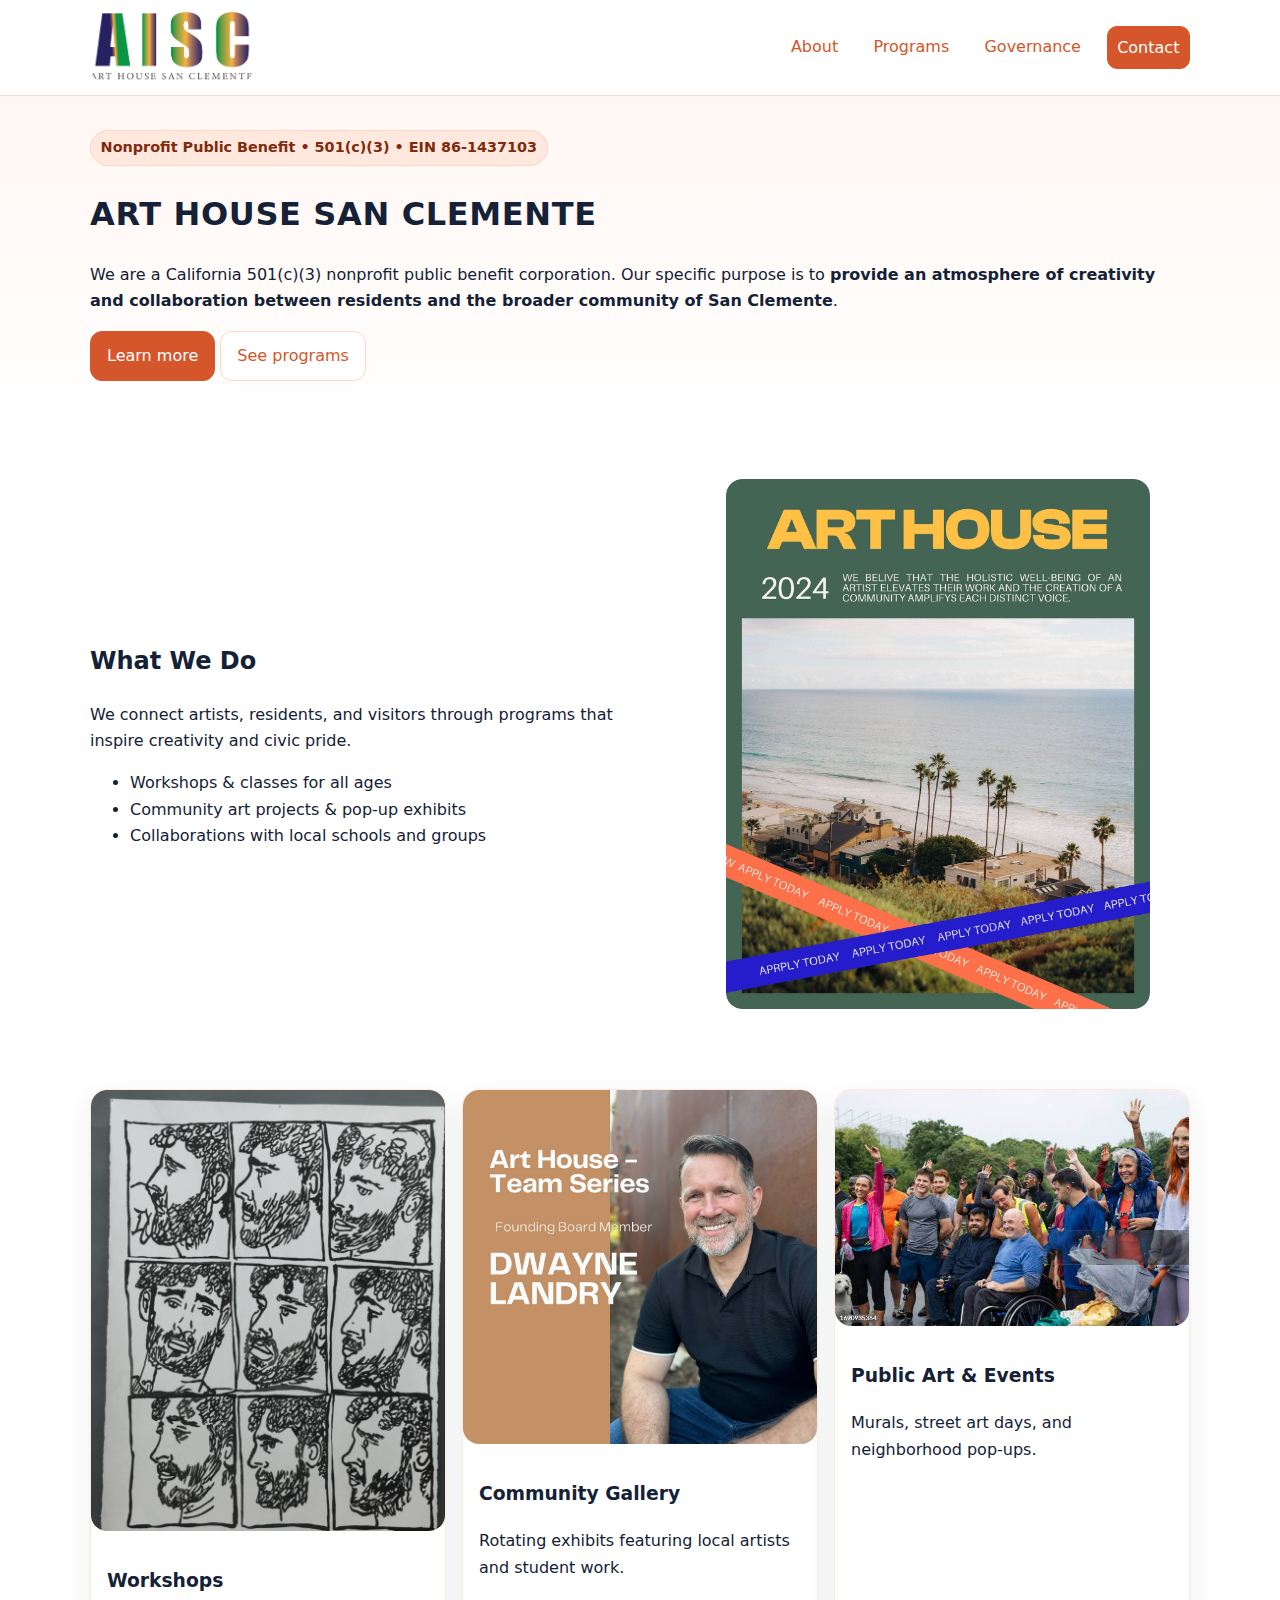
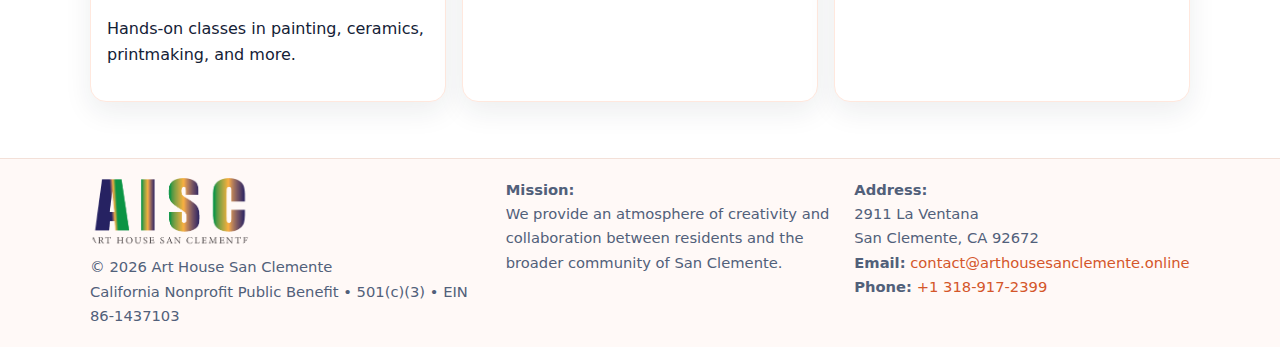
<file: index.html>
<!doctype html><html lang='en'><head><meta charset='utf-8'/><meta name='viewport' content='width=device-width,initial-scale=1'/><title>Home — Art House San Clemente</title><link rel='stylesheet' href='assets/styles.css'/><link rel='icon' href='images/logo.png'></head><body><header class="header"><div class="container nav">
  <a class="brand" href="index.html" aria-label="Home"><img src="images/logo.png" alt="Art House San Clemente logo"></a>
  <button class="menu-toggle" aria-label="Toggle navigation" aria-expanded="false">☰</button>
  <nav class="links" aria-label="Main">
    <a href="about.html">About</a>
    <a href="programs.html">Programs</a>
    <a href="governance.html">Governance</a>
    <a href="contact.html" class="btn btn-primary">Contact</a>
  </nav></div></header><main><section class='hero'><div class='container inner'>
  <span class='badge'>Nonprofit Public Benefit • 501(c)(3) • EIN 86-1437103</span>
  <h1><span class='upper-strong'>ART HOUSE SAN CLEMENTE</span></h1>
  <p>We are a California 501(c)(3) nonprofit public benefit corporation. Our specific purpose is to <strong>provide an atmosphere of creativity and collaboration between residents and the broader community of San Clemente</strong>.</p>
  <p><a class='btn btn-primary' href='about.html'>Learn more</a> <a class='btn' href='programs.html'>See programs</a></p>
</div></section>
<section class='section container split'><div>
  <h2>What We Do</h2>
  <p>We connect artists, residents, and visitors through programs that inspire creativity and civic pride.</p>
  <ul><li>Workshops &amp; classes for all ages</li><li>Community art projects &amp; pop‑up exhibits</li><li>Collaborations with local schools and groups</li></ul>
</div><figure class='figure'><img src='images/hero.jpg' alt='Community art making in San Clemente'></figure></section>
<section class='section container grid-3'>
  <article class='card'><img src='images/workshops.jpg' alt='Workshops'><div class='card-body'><h3>Workshops</h3><p>Hands‑on classes in painting, ceramics, printmaking, and more.</p></div></article>
  <article class='card'><img src='images/gallery.jpg' alt='Gallery'><div class='card-body'><h3>Community Gallery</h3><p>Rotating exhibits featuring local artists and student work.</p></div></article>
  <article class='card'><img src='images/community.jpg' alt='Community'><div class='card-body'><h3>Public Art &amp; Events</h3><p>Murals, street art days, and neighborhood pop‑ups.</p></div></article>
</section></main><footer class="footer"><div class="container grid">
  <div><img src="images/logo.png" alt="" style="width:160px;height:auto;margin-bottom:.5rem;">
    <div class="small">© <span id="year"></span> Art House San Clemente</div>
    <div class="small">California Nonprofit Public Benefit • 501(c)(3) • EIN 86-1437103</div></div>
  <div><div class="small"><strong>Mission:</strong><br>We provide an atmosphere of creativity and collaboration between residents and the broader community of San Clemente.</div></div>
  <div><div class="small"><strong>Address:</strong><br>2911 La Ventana<br>San Clemente, CA 92672<br>
    <strong>Email:</strong> <a href="mailto:contact@arthousesanclemente.online">contact@arthousesanclemente.online</a><br><strong>Phone:</strong> <a href="tel:+13189172399">+1 318-917-2399</a></div></div>
</div></footer>
<script>
 const b=document.querySelector('.menu-toggle'),l=document.querySelector('.links');
 if(b&&l){b.addEventListener('click',()=>{const o=getComputedStyle(l).display==='flex';l.style.display=o?'none':'flex';b.setAttribute('aria-expanded',o?'false':'true');});}
 const y=document.getElementById('year'); if(y) y.textContent=new Date().getFullYear();
</script></body></html>
</file>
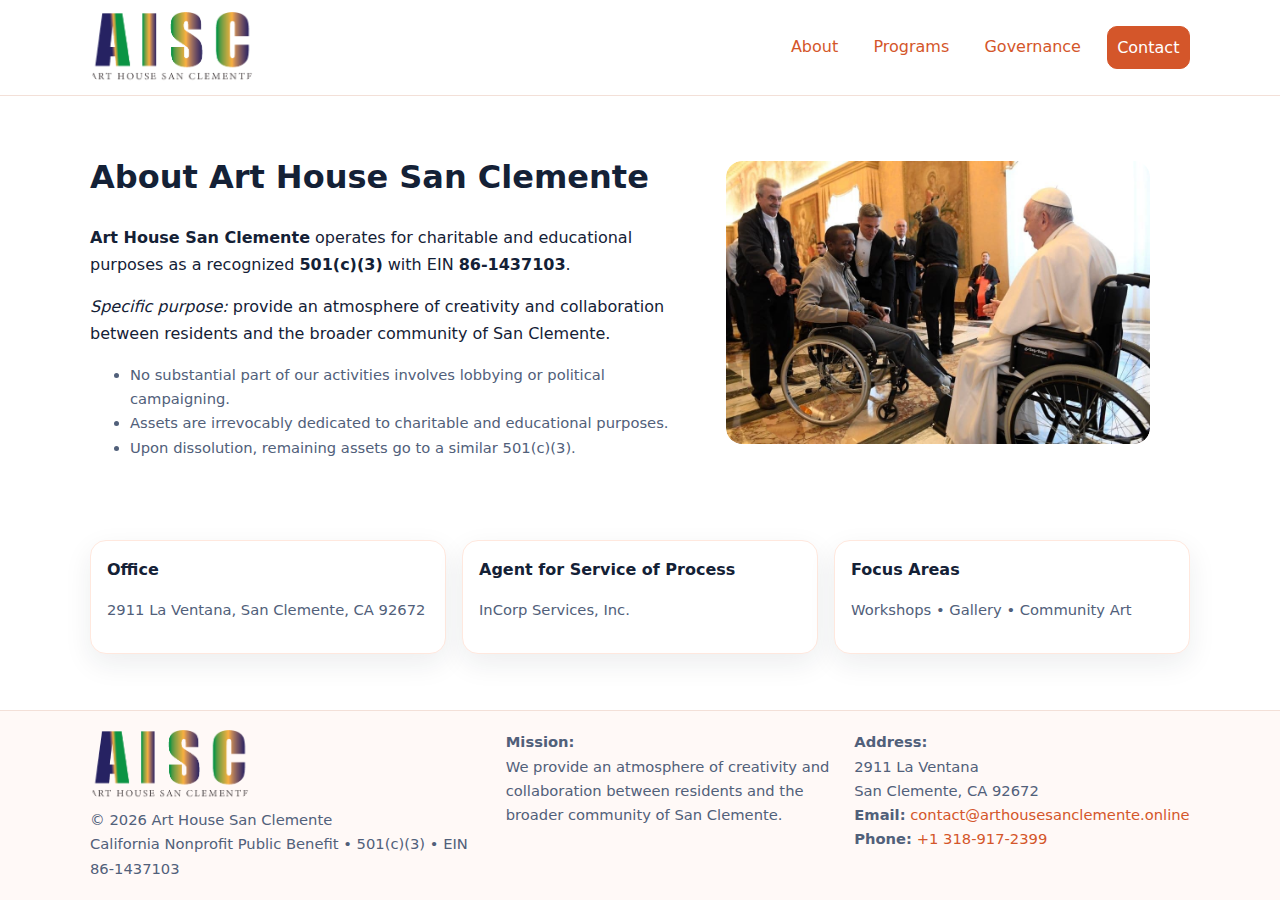
<file: about.html>
<!doctype html><html lang='en'><head><meta charset='utf-8'/><meta name='viewport' content='width=device-width,initial-scale=1'/><title>About — Art House San Clemente</title><link rel='stylesheet' href='assets/styles.css'/><link rel='icon' href='images/logo.png'></head><body><header class="header"><div class="container nav">
  <a class="brand" href="index.html" aria-label="Home"><img src="images/logo.png" alt="Art House San Clemente logo"></a>
  <button class="menu-toggle" aria-label="Toggle navigation" aria-expanded="false">☰</button>
  <nav class="links" aria-label="Main">
    <a href="about.html">About</a>
    <a href="programs.html">Programs</a>
    <a href="governance.html">Governance</a>
    <a href="contact.html" class="btn btn-primary">Contact</a>
  </nav></div></header><main class='section container split'><div>
  <h1>About Art House San Clemente</h1>
  <p><strong>Art House San Clemente</strong> operates for charitable and educational purposes as a recognized <strong>501(c)(3)</strong> with EIN <strong>86-1437103</strong>.</p>
  <p><em>Specific purpose:</em> provide an atmosphere of creativity and collaboration between residents and the broader community of San Clemente.</p>
  <ul class='small'><li>No substantial part of our activities involves lobbying or political campaigning.</li><li>Assets are irrevocably dedicated to charitable and educational purposes.</li><li>Upon dissolution, remaining assets go to a similar 501(c)(3).</li></ul>
</div><figure class='figure'><img src='images/about.jpg' alt='About our mission'></figure></main>
<section class='section container grid-3'>
  <div class='card'><div class='card-body'><strong>Office</strong><p class='small'>2911 La Ventana, San Clemente, CA 92672</p></div></div>
  <div class='card'><div class='card-body'><strong>Agent for Service of Process</strong><p class='small'>InCorp Services, Inc.</p></div></div>
  <div class='card'><div class='card-body'><strong>Focus Areas</strong><p class='small'>Workshops • Gallery • Community Art</p></div></div>
</section><footer class="footer"><div class="container grid">
  <div><img src="images/logo.png" alt="" style="width:160px;height:auto;margin-bottom:.5rem;">
    <div class="small">© <span id="year"></span> Art House San Clemente</div>
    <div class="small">California Nonprofit Public Benefit • 501(c)(3) • EIN 86-1437103</div></div>
  <div><div class="small"><strong>Mission:</strong><br>We provide an atmosphere of creativity and collaboration between residents and the broader community of San Clemente.</div></div>
  <div><div class="small"><strong>Address:</strong><br>2911 La Ventana<br>San Clemente, CA 92672<br>
    <strong>Email:</strong> <a href="mailto:contact@arthousesanclemente.online">contact@arthousesanclemente.online</a><br><strong>Phone:</strong> <a href="tel:+13189172399">+1 318-917-2399</a></div></div>
</div></footer>
<script>
 const b=document.querySelector('.menu-toggle'),l=document.querySelector('.links');
 if(b&&l){b.addEventListener('click',()=>{const o=getComputedStyle(l).display==='flex';l.style.display=o?'none':'flex';b.setAttribute('aria-expanded',o?'false':'true');});}
 const y=document.getElementById('year'); if(y) y.textContent=new Date().getFullYear();
</script></body></html>
</file>
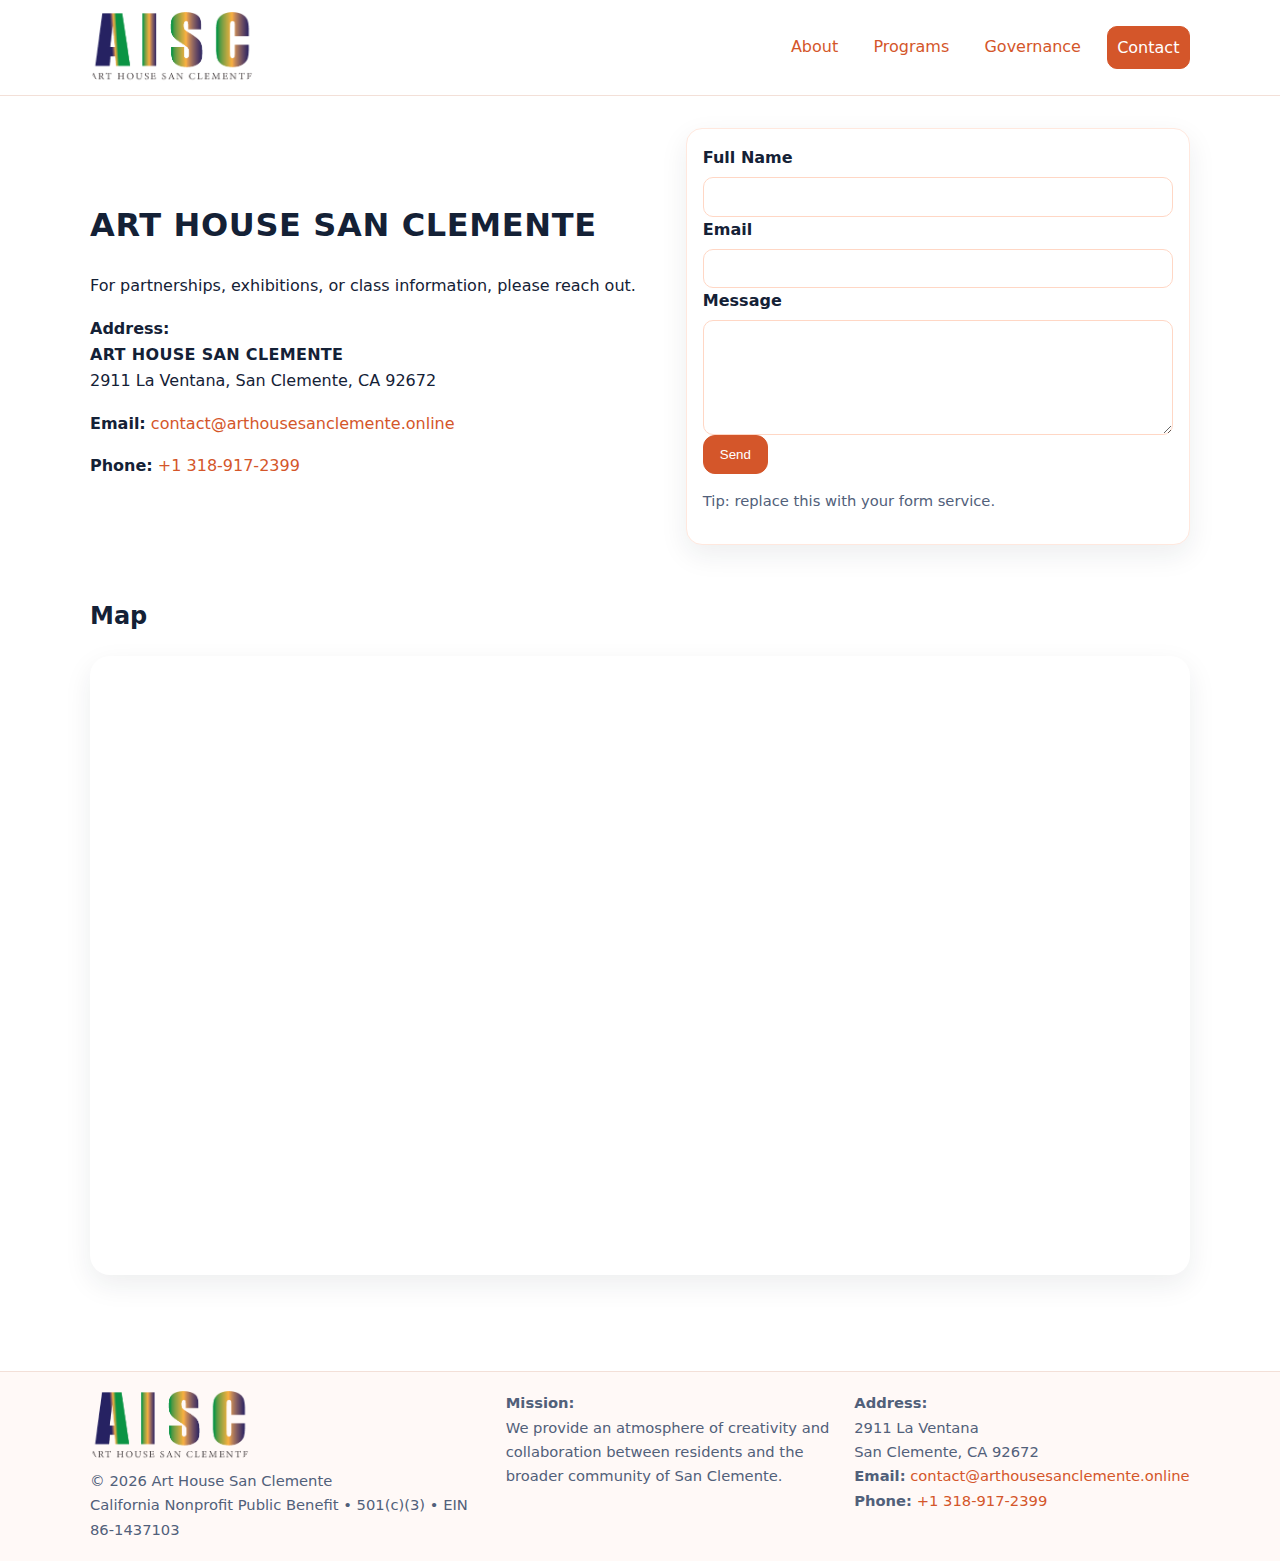
<file: contact.html>
<!doctype html><html lang='en'><head><meta charset='utf-8'/><meta name='viewport' content='width=device-width,initial-scale=1'/><title>Contact — Art House San Clemente</title><link rel='stylesheet' href='assets/styles.css'/><link rel='icon' href='images/logo.png'></head><body><header class="header"><div class="container nav">
  <a class="brand" href="index.html" aria-label="Home"><img src="images/logo.png" alt="Art House San Clemente logo"></a>
  <button class="menu-toggle" aria-label="Toggle navigation" aria-expanded="false">☰</button>
  <nav class="links" aria-label="Main">
    <a href="about.html">About</a>
    <a href="programs.html">Programs</a>
    <a href="governance.html">Governance</a>
    <a href="contact.html" class="btn btn-primary">Contact</a>
  </nav></div></header><main class='section container'><div class='split'>
  <div><h1><span class='upper-strong'>ART HOUSE SAN CLEMENTE</span></h1>
    <p>For partnerships, exhibitions, or class information, please reach out.</p>
    <p><strong>Address:</strong><br><span class='upper-strong'>ART HOUSE SAN CLEMENTE</span><br>2911 La Ventana, San Clemente, CA 92672</p>
    <p><strong>Email:</strong> <a href='mailto:contact@arthousesanclemente.online'>contact@arthousesanclemente.online</a></p>
    <p><strong>Phone:</strong> <a href='tel:+13189172399'>+1 318-917-2399</a></p>
  </div>
  <form class='form card' onsubmit="event.preventDefault(); alert('Form endpoint not configured. Replace with your form service.');"><div class='card-body'>
    <label><span>Full Name</span><input type='text' required></label>
    <label><span>Email</span><input type='email' required></label>
    <label><span>Message</span><textarea rows='6' required></textarea></label>
    <button class='btn btn-primary' type='submit'>Send</button>
    <p class='small'>Tip: replace this with your form service.</p>
  </div></form>
</div>
<section class='section'><h2>Map</h2><div class='map-embed'>
  <iframe title='Map to our address' loading='lazy' referrerpolicy='no-referrer-when-downgrade'
    src='https://www.google.com/maps?q=2911%20La%20Ventana%2C%20San%20Clemente%2C%20CA%2092672&output=embed'></iframe>
</div></section></main><footer class="footer"><div class="container grid">
  <div><img src="images/logo.png" alt="" style="width:160px;height:auto;margin-bottom:.5rem;">
    <div class="small">© <span id="year"></span> Art House San Clemente</div>
    <div class="small">California Nonprofit Public Benefit • 501(c)(3) • EIN 86-1437103</div></div>
  <div><div class="small"><strong>Mission:</strong><br>We provide an atmosphere of creativity and collaboration between residents and the broader community of San Clemente.</div></div>
  <div><div class="small"><strong>Address:</strong><br>2911 La Ventana<br>San Clemente, CA 92672<br>
    <strong>Email:</strong> <a href="mailto:contact@arthousesanclemente.online">contact@arthousesanclemente.online</a><br><strong>Phone:</strong> <a href="tel:+13189172399">+1 318-917-2399</a></div></div>
</div></footer>
<script>
 const b=document.querySelector('.menu-toggle'),l=document.querySelector('.links');
 if(b&&l){b.addEventListener('click',()=>{const o=getComputedStyle(l).display==='flex';l.style.display=o?'none':'flex';b.setAttribute('aria-expanded',o?'false':'true');});}
 const y=document.getElementById('year'); if(y) y.textContent=new Date().getFullYear();
</script></body></html>
</file>
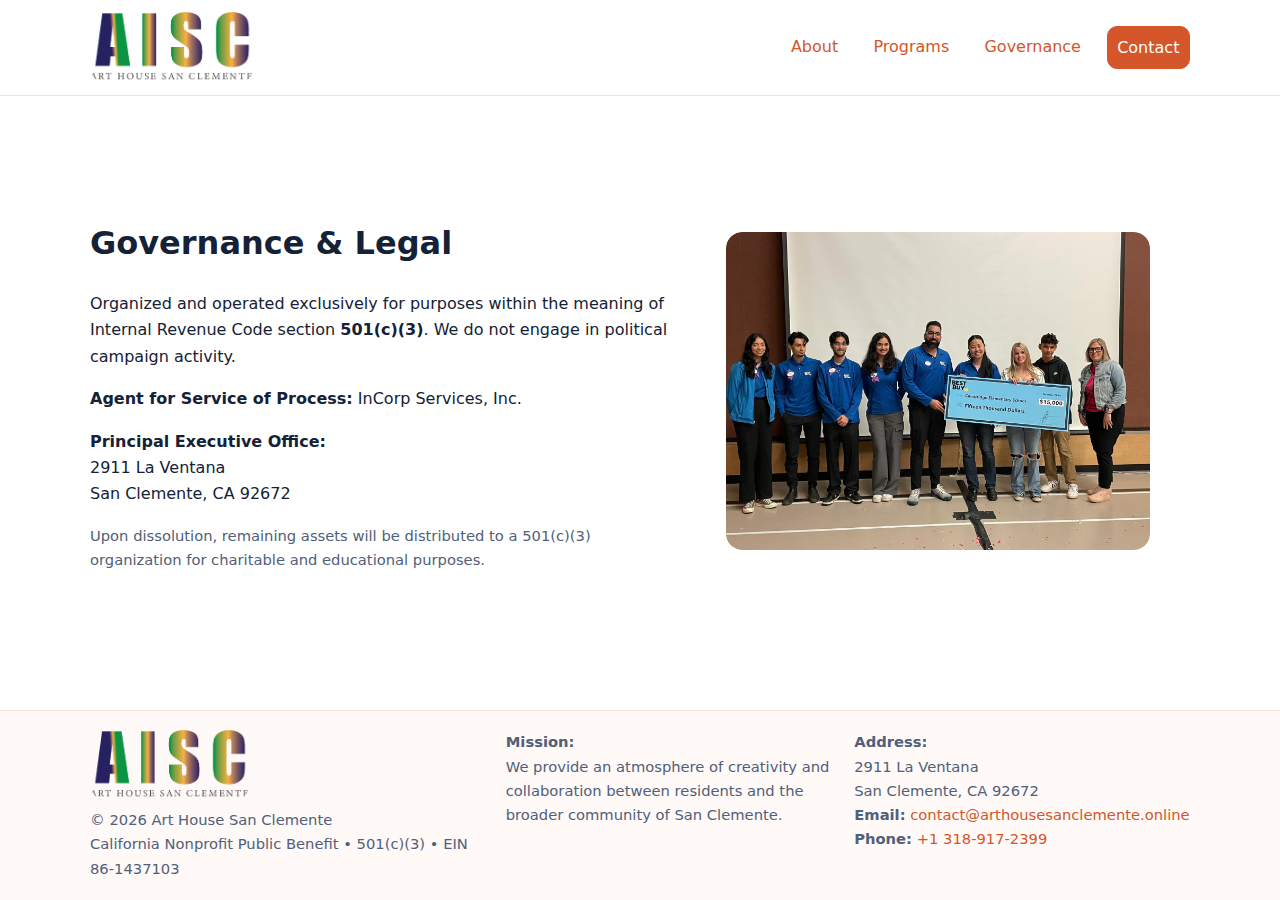
<file: governance.html>
<!doctype html><html lang='en'><head><meta charset='utf-8'/><meta name='viewport' content='width=device-width,initial-scale=1'/><title>Governance — Art House San Clemente</title><link rel='stylesheet' href='assets/styles.css'/><link rel='icon' href='images/logo.png'></head><body><header class="header"><div class="container nav">
  <a class="brand" href="index.html" aria-label="Home"><img src="images/logo.png" alt="Art House San Clemente logo"></a>
  <button class="menu-toggle" aria-label="Toggle navigation" aria-expanded="false">☰</button>
  <nav class="links" aria-label="Main">
    <a href="about.html">About</a>
    <a href="programs.html">Programs</a>
    <a href="governance.html">Governance</a>
    <a href="contact.html" class="btn btn-primary">Contact</a>
  </nav></div></header><main class='section container split'><div>
  <h1>Governance &amp; Legal</h1>
  <p>Organized and operated exclusively for purposes within the meaning of Internal Revenue Code section <strong>501(c)(3)</strong>. We do not engage in political campaign activity.</p>
  <p><strong>Agent for Service of Process:</strong> InCorp Services, Inc.</p>
  <p><strong>Principal Executive Office:</strong><br>2911 La Ventana<br>San Clemente, CA 92672</p>
  <p class='small'>Upon dissolution, remaining assets will be distributed to a 501(c)(3) organization for charitable and educational purposes.</p>
</div><figure class='figure'><img src='images/programs.jpg' alt='Governance documents'></figure></main><footer class="footer"><div class="container grid">
  <div><img src="images/logo.png" alt="" style="width:160px;height:auto;margin-bottom:.5rem;">
    <div class="small">© <span id="year"></span> Art House San Clemente</div>
    <div class="small">California Nonprofit Public Benefit • 501(c)(3) • EIN 86-1437103</div></div>
  <div><div class="small"><strong>Mission:</strong><br>We provide an atmosphere of creativity and collaboration between residents and the broader community of San Clemente.</div></div>
  <div><div class="small"><strong>Address:</strong><br>2911 La Ventana<br>San Clemente, CA 92672<br>
    <strong>Email:</strong> <a href="mailto:contact@arthousesanclemente.online">contact@arthousesanclemente.online</a><br><strong>Phone:</strong> <a href="tel:+13189172399">+1 318-917-2399</a></div></div>
</div></footer>
<script>
 const b=document.querySelector('.menu-toggle'),l=document.querySelector('.links');
 if(b&&l){b.addEventListener('click',()=>{const o=getComputedStyle(l).display==='flex';l.style.display=o?'none':'flex';b.setAttribute('aria-expanded',o?'false':'true');});}
 const y=document.getElementById('year'); if(y) y.textContent=new Date().getFullYear();
</script></body></html>
</file>
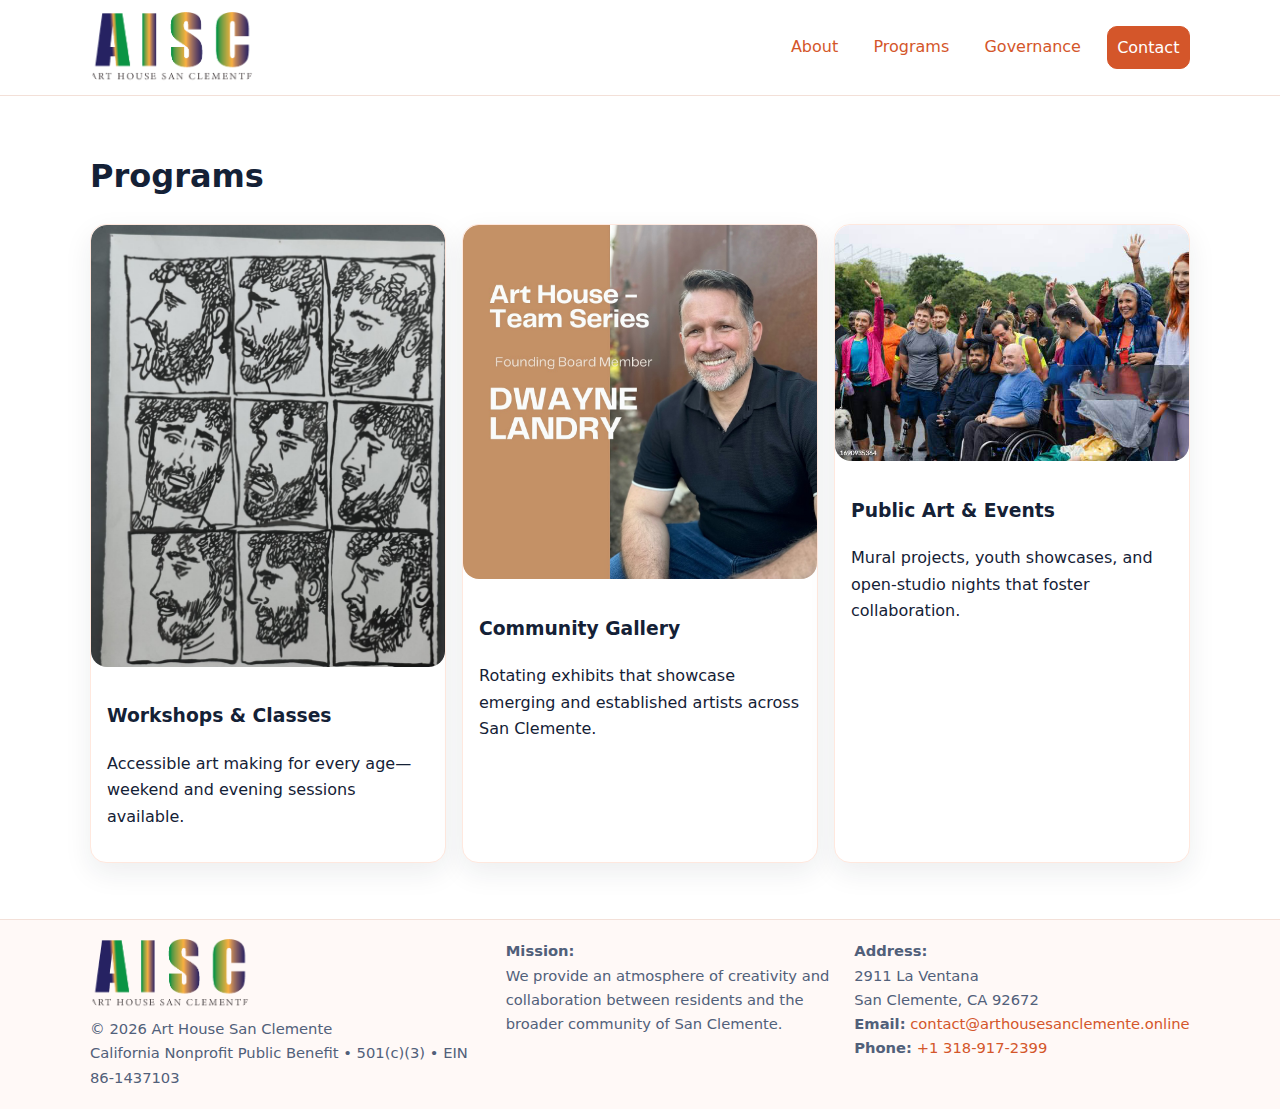
<file: programs.html>
<!doctype html><html lang='en'><head><meta charset='utf-8'/><meta name='viewport' content='width=device-width,initial-scale=1'/><title>Programs — Art House San Clemente</title><link rel='stylesheet' href='assets/styles.css'/><link rel='icon' href='images/logo.png'></head><body><header class="header"><div class="container nav">
  <a class="brand" href="index.html" aria-label="Home"><img src="images/logo.png" alt="Art House San Clemente logo"></a>
  <button class="menu-toggle" aria-label="Toggle navigation" aria-expanded="false">☰</button>
  <nav class="links" aria-label="Main">
    <a href="about.html">About</a>
    <a href="programs.html">Programs</a>
    <a href="governance.html">Governance</a>
    <a href="contact.html" class="btn btn-primary">Contact</a>
  </nav></div></header><main class='section container'><h1>Programs</h1><div class='grid-3'>
  <article class='card'><img src='images/workshops.jpg' alt='Workshops'><div class='card-body'><h3>Workshops &amp; Classes</h3><p>Accessible art making for every age—weekend and evening sessions available.</p></div></article>
  <article class='card'><img src='images/gallery.jpg' alt='Community Gallery'><div class='card-body'><h3>Community Gallery</h3><p>Rotating exhibits that showcase emerging and established artists across San Clemente.</p></div></article>
  <article class='card'><img src='images/community.jpg' alt='Public Art & Events'><div class='card-body'><h3>Public Art &amp; Events</h3><p>Mural projects, youth showcases, and open‑studio nights that foster collaboration.</p></div></article>
</div></main><footer class="footer"><div class="container grid">
  <div><img src="images/logo.png" alt="" style="width:160px;height:auto;margin-bottom:.5rem;">
    <div class="small">© <span id="year"></span> Art House San Clemente</div>
    <div class="small">California Nonprofit Public Benefit • 501(c)(3) • EIN 86-1437103</div></div>
  <div><div class="small"><strong>Mission:</strong><br>We provide an atmosphere of creativity and collaboration between residents and the broader community of San Clemente.</div></div>
  <div><div class="small"><strong>Address:</strong><br>2911 La Ventana<br>San Clemente, CA 92672<br>
    <strong>Email:</strong> <a href="mailto:contact@arthousesanclemente.online">contact@arthousesanclemente.online</a><br><strong>Phone:</strong> <a href="tel:+13189172399">+1 318-917-2399</a></div></div>
</div></footer>
<script>
 const b=document.querySelector('.menu-toggle'),l=document.querySelector('.links');
 if(b&&l){b.addEventListener('click',()=>{const o=getComputedStyle(l).display==='flex';l.style.display=o?'none':'flex';b.setAttribute('aria-expanded',o?'false':'true');});}
 const y=document.getElementById('year'); if(y) y.textContent=new Date().getFullYear();
</script></body></html>
</file>
<file: assets/styles.css>
:root{--text:#142136;--muted:#51607a;--bg:#ffffff;--brand:#d4562a;--soft:#fff3ed;--radius:16px;--shadow:0 10px 28px rgba(20,33,54,.08)}
*{box-sizing:border-box}html,body{height:100%}body{margin:0;font-family:Inter,system-ui,-apple-system,Segoe UI,Roboto,Arial,sans-serif;color:var(--text);background:var(--bg);line-height:1.65;min-height:100svh;display:flex;flex-direction:column}
main{flex:1 0 auto}a{color:var(--brand);text-decoration:none}a:hover{text-decoration:underline}img{max-width:100%;display:block;border-radius:16px}
.container{width:min(1100px,92%);margin-inline:auto}.header{position:sticky;top:0;background:#fff;border-bottom:1px solid #f3e0d8;z-index:20}
.nav{display:flex;align-items:center;gap:.8rem;justify-content:space-between;padding:.75rem 0}.brand img{width:164px;height:auto}
.menu-toggle{font-size:1.25rem;background:transparent;border:0;padding:.4rem .6rem;border-radius:10px}
.links{display:none;flex-direction:column;gap:.45rem}.links a{padding:.45rem .6rem;border-radius:10px}.links .active{background:var(--soft)}
.btn{display:inline-block;padding:.7rem 1rem;border:1px solid #ffd7c5;border-radius:12px;background:#fff}.btn:hover{box-shadow:var(--shadow);text-decoration:none}.btn-primary{background:#d4562a;border-color:#d4562a;color:#fff}
.hero{background:linear-gradient(180deg,#fff7f3,#ffffff)}.hero .inner{padding:2.1rem 0}.badge{display:inline-flex;gap:.45rem;align-items:center;background:#ffe8de;border:1px solid #ffd3c2;color:#7f2b0e;border-radius:999px;padding:.32rem .6rem;font-size:.9rem;font-weight:700}
.section{padding:2rem 0}.split{display:grid;grid-template-columns:1fr;gap:1rem;align-items:center}.grid-3{display:grid;grid-template-columns:1fr;gap:1rem}
.card{background:#fff;border:1px solid #ffe8de;border-radius:16px;box-shadow:var(--shadow);overflow:hidden}.card-body{padding:1rem}.figure{overflow:hidden;border-radius:16px}
.footer{border-top:1px solid #f3e0d8;background:#fff9f7;margin-top:1.5rem}.footer .grid{display:grid;grid-template-columns:1fr;gap:.8rem;padding:1.2rem 0}
.small{font-size:.92rem;color:var(--muted)}.form{display:grid;grid-template-columns:1fr;gap:.8rem}label{display:grid;gap:.35rem;font-weight:600}input,textarea{width:100%;padding:.7rem .8rem;border:1px solid #ffd7c5;border-radius:10px}
.map-embed iframe{width:100%;aspect-ratio:16/9;border:0;border-radius:20px;box-shadow:var(--shadow)}.upper-strong{font-weight:800;text-transform:uppercase;letter-spacing:.02em}
@media(min-width:760px){.menu-toggle{display:none}.links{display:flex;flex-direction:row;gap:1rem}.grid-3{grid-template-columns:repeat(3,1fr)}.split{grid-template-columns:1.15fr 1fr}.footer .grid{grid-template-columns:1.2fr 1fr 1fr}}
</file>
